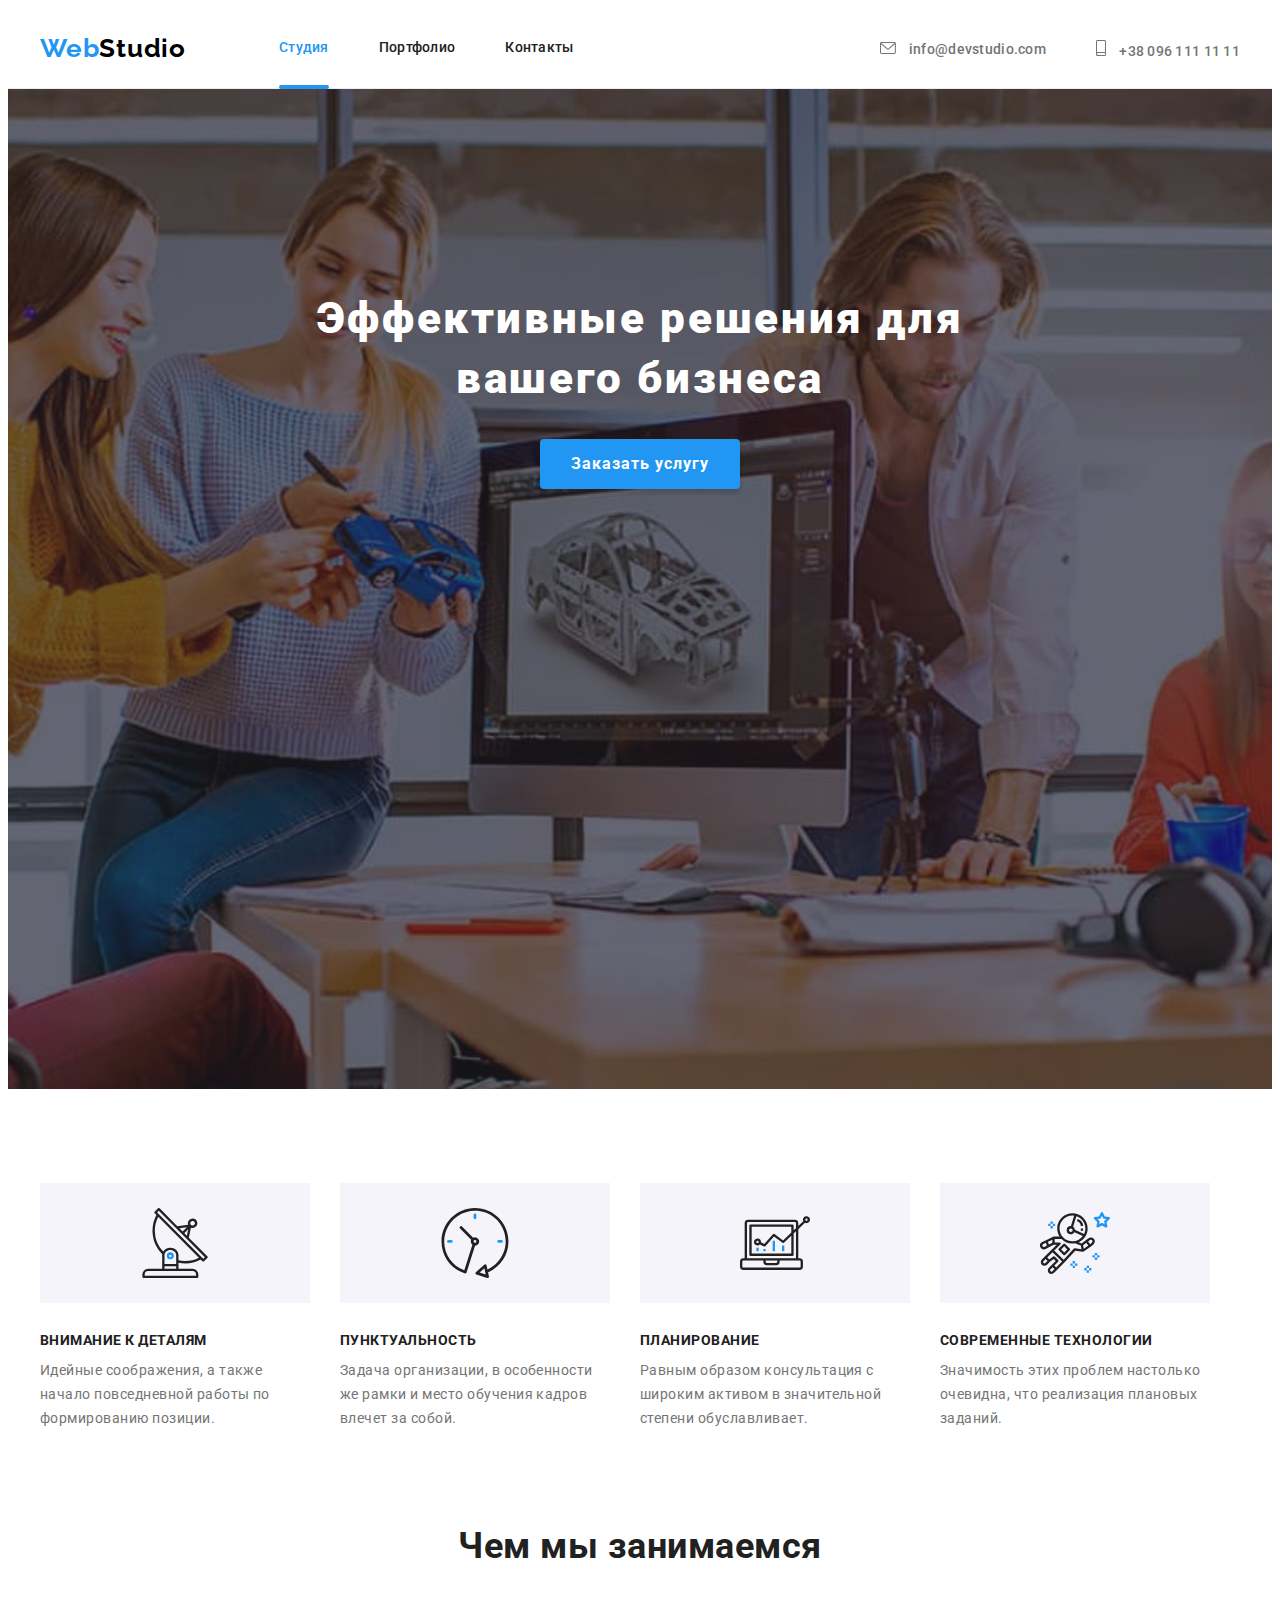
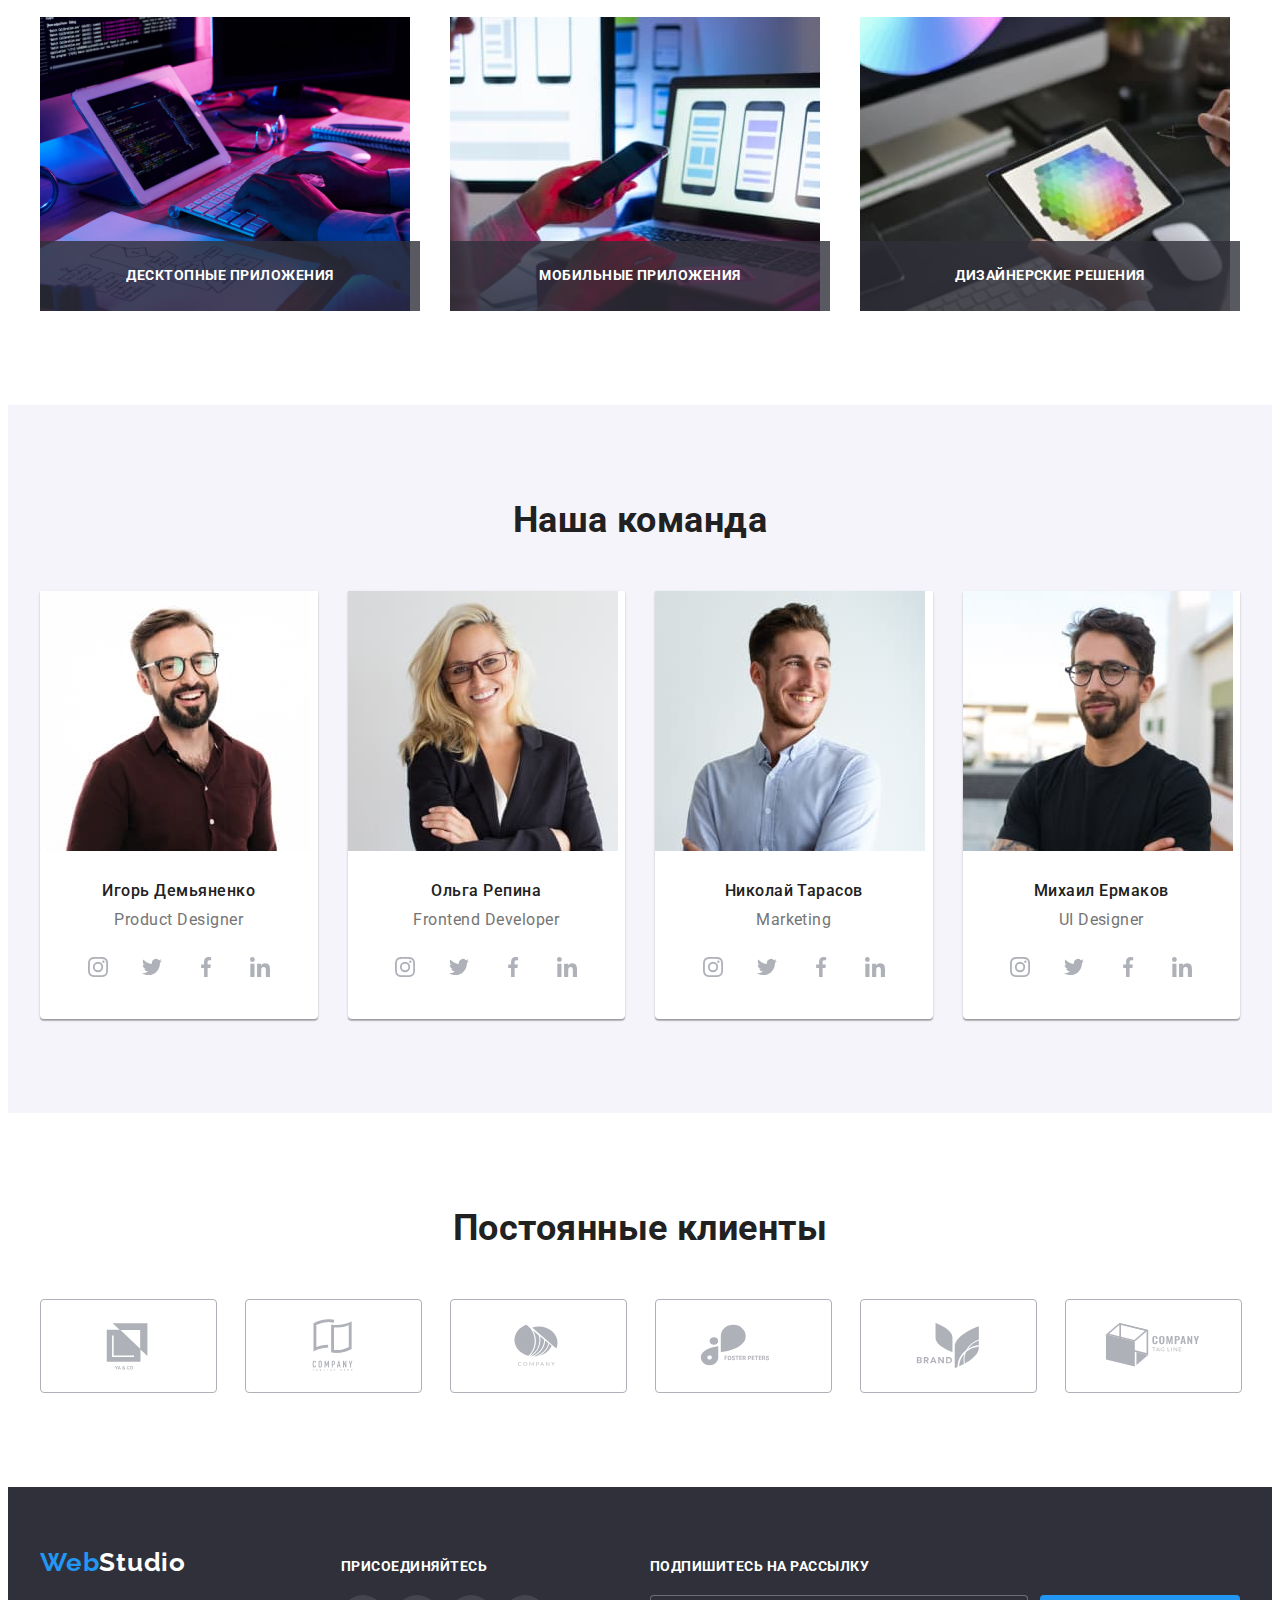
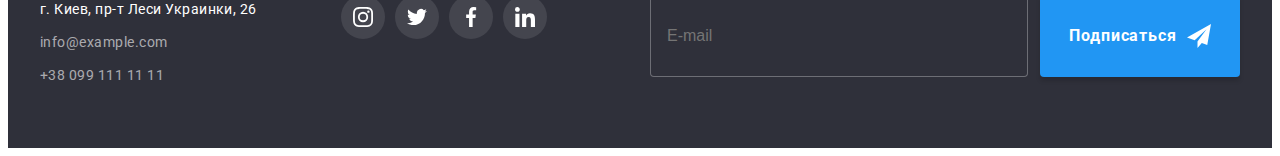
<file: index.html>
<!DOCTYPE html>
<html lang="ru">
<head>
    <meta charset="UTF-8">
    <meta http-equiv="X-UA-Compatible" content="IE=edge">
    <meta name="viewport" content="width=device-width, initial-scale=1.0">
    <title>WebStudio</title>
    <link rel="preconnect" href="https://fonts.googleapis.com">
    <link rel="preconnect" href="https://fonts.gstatic.com" crossorigin>
    <link href="https://fonts.googleapis.com/css2?family=Raleway:wght@700&family=Roboto:wght@400;500;700;900&display=swap"
        rel="stylesheet">
    <link rel="stylesheet" href="https://cdnjs.cloudflare.com/ajax/libs/modern-normalize/1.1.0/modern-normalize.min.css"
        integrity="sha512-wpPYUAdjBVSE4KJnH1VR1HeZfpl1ub8YT/NKx4PuQ5NmX2tKuGu6U/JRp5y+Y8XG2tV+wKQpNHVUX03MfMFn9Q=="
        crossorigin="anonymous" referrerpolicy="no-referrer" />
    <link rel="stylesheet" href="./css/style.css" />
</head>
<body>
    <header class="header">
        <div class="container">
            <nav class="header-nav">
                <a href="" lang="en" class="logo-web">Web<span lang="en" class="logo-studio">Studio</span>
                </a>
                <ul class="site-nav list">
                    <li class="item"><a href="./index.html" class="link current">Студия</a></li>
                    <li class="item"><a href="./portfolio.html" class="link">Портфолио</a></li>
                    <li class="item"><a href="" class="link">Контакты</a></li>
                </ul>
            </nav>
            <ul class="header-list list">
                <li class="item">
                    <a href="mailto:info@devstudio.com" class="link-mail">
                    <svg class="mail-icon" width="16" height="12">
                        <use href="./images/icons.svg#mail"></use>
                    </svg> 
                    info@devstudio.com</a>
                </li>
                <li class="item">
                    <a href="tel:+380961111111" class="link-tel">
                    <svg class="tel-icon" width="10" height="16">
                        <use href="./images/icons.svg#tel"></use>
                    </svg>
                    +38 096 111 11 11</a>
                </li>
            </ul>
        </div>
    </header>
    <main>
        <!--Герой-->
        <section class="hero">
            <div class="container">
                <h1 class="hero-title">Эффективные решения для вашего бизнеса</h1>
                <button type="button" class="button" data-modal-open>Заказать услугу</button>
                <div class="backdrop is-hidden" data-modal>
                    <div class="modal">
                        <button class="close-button" data-modal-close>
                            <svg class="close-icon" width="11" height="11">
                                <use href="./images/icons.svg#close"></use>
                            </svg>
                        </button>
                        <form class="modal-form">
                            <p class="text">Оставьте свои данные, мы вам перезвоним</p>
                            <label class="form-label">Имя
                                <span class="form-content">
                                    <input type="text" name="user-name" class="form-input" required/>
                                    <svg class="modal-icon" width="18" height="18">
                                        <use href="./images/icons.svg#person"></use>
                                    </svg>
                                </span>
                            </label>
                            <label class="form-label">Телефон
                                <span class="form-content">
                                    <input type="tel" name="phone" class="form-input" required/>
                                    <svg class="modal-icon" width="18" height="18">
                                        <use href="./images/icons.svg#phone"></use>
                                    </svg>
                                </span>
                            </label>
                            <label class="form-label">Почта
                                <span class="form-content">
                                    <input type="email" name="email" class="form-input" required/>
                                    <svg class="modal-icon" width="18" height="18">
                                        <use href="./images/icons.svg#email"></use>
                                    </svg>
                                </span>
                            </label>
                            <label class="form-label comment">Комментарий
                                <textarea name="comment" placeholder="Введите текст" 
                                class="form-textarea"></textarea>
                            </label>
                            <label class="checkbox-label">
                                <input type="checkbox" name="checkbox" class="checkbox-input"/>
                                <svg class="checkbox-icon" width="16" height="15">
                                    <use href="./images/icons.svg#check"></use>
                                </svg>
                                <span class="checkbox-text">
                                    Соглашаюсь с рассылкой и принимаю 
                                    <a href="" class="checkbox-link">Условия договора</a>
                                </span>
                            </label>
                            <button type="submit" class="button">Отправить</button>
                        </form>
                    </div>
                </div>
            </div>
        </section>
        <!--Особенности-->
        <section class="section features">
            <div class="container">
                <h2 class="visually-hidden">Особенности</h2>
                <ul class="feature-list list">
                    <li class="item">
                        <div class="feature-icons">
                            <svg class="icon" width="70" height="70">
                                <use href="images/icons.svg#antenna"></use>
                            </svg>
                        </div>
                        <h3 class="title">Внимание к деталям</h3>
                        <p class="text">Идейные соображения, а также начало повседневной работы по формированию позиции.</p>
                    </li>
                    <li class="item">
                        <div class="feature-icons">
                            <svg class="icon" width="70" height="70">
                                <use href="images/icons.svg#clock"></use>
                            </svg>
                        </div>
                        <h3 class="title">Пунктуальность</h3>
                        <p class="text">Задача организации, в особенности же рамки и место обучения кадров влечет за собой.</p>
                    </li>
                    <li class="item">
                        <div class="feature-icons">
                            <svg class="icon" width="70" height="70">
                                <use href="images/icons.svg#diagram"></use>
                            </svg>
                        </div>
                        <h3 class="title">Планирование</h3>
                        <p class="text">Равным образом консультация с широким активом в значительной степени обуславливает.</p>
                    </li>
                    <li class="item">
                        <div class="feature-icons">
                            <svg class="icon" width="70" height="70">
                                <use href="images/icons.svg#astronaut"></use>
                            </svg>
                        </div>
                        <h3 class="title">Современные технологии</h3>
                        <p class="text">Значимость этих проблем настолько очевидна, что реализация плановых заданий.</p>
                    </li>
                </ul>
            </div>
        </section>
        <!--Чем мы занимаемся-->
        <section class="section">
            <div class="container">
                <h2 class="section-title">Чем мы занимаемся</h2>
                <ul class="about-list list">
                    <li class="about-item">
                        <img 
                        src="./images/box1.jpg" 
                        alt="разработчик верстает сайт" 
                        width="370" 
                        height="294"
                        />
                        <p class="text">Десктопные приложения</p>
                    </li>
                    <li class="about-item">
                        <img 
                        src="./images/box2.jpg" 
                        alt="разработчик создаёт мобильное приложение" 
                        width="370" 
                        height="294" 
                        /> 
                        <p class="text">Мобильные приложения</p>
                    </li>
                    <li class="about-item">
                        <img
                        src="./images/box3.jpg" 
                        alt="дизайнер разрабатывает логотип сайта"
                        width="370" 
                        height="294"
                        />
                        <p class="text">Дизайнерские решения</p>
                    </li>
                </ul>
            </div>
        </section>
        <!--Наша команда-->
        <section class="section team">
            <div class="container">
                <h2 class="section-title">Наша команда</h2>
                <ul class="team-list list">
                    <li class="team-item">
                        <img 
                        src="./images/img1.jpg" 
                        alt="член команды"
                        width="270"
                        height="260"
                        />
                        <div class="team-item-content">
                            <h3 class="team-name">Игорь Демьяненко</h3>
                            <p lang="en" class="team-position">Product Designer</p>
                            <ul class="social-links list">
                                <li class="item"><a href="" class="team-social-link">
                                    <svg class="icon" width="20" height="20">
                                        <use href="./images/icons.svg#instagram"></use>
                                    </svg>
                                    </a>
                                </li>
                                <li class="item"><a href="" class="team-social-link">
                                    <svg class="icon" width="20" height="20">
                                        <use href="./images/icons.svg#twitter"></use>
                                    </svg>
                                    </a>
                                </li>
                                <li class="item"><a href="" class="team-social-link">
                                    <svg class="icon" width="20" height="20">
                                        <use href="./images/icons.svg#facebook"></use>
                                    </svg>
                                    </a>
                                </li>
                                <li class="item"><a href="" class="team-social-link">
                                    <svg class="icon" width="20" height="20">
                                        <use href="./images/icons.svg#linkedin"></use>
                                    </svg>
                                    </a>
                                </li>
                            </ul>
                        </div>
                    </li>
                    <li class="team-item">
                        <img 
                        src="./images/img2.jpg" 
                        alt="член команды"
                        width="270"
                        height="260" 
                        />
                        <div class="team-item-content">
                            <h3 class="team-name">Ольга Репина</h3>
                            <p lang="en" class="team-position">Frontend Developer</p>
                            <ul class="social-links list">
                                <li class="item"><a href="" class="team-social-link">
                                        <svg class="icon" width="20" height="20">
                                            <use href="./images/icons.svg#instagram"></use>
                                        </svg>
                                    </a>
                                </li>
                                <li class="item"><a href="" class="team-social-link">
                                        <svg class="icon" width="20" height="20">
                                            <use href="./images/icons.svg#twitter"></use>
                                        </svg>
                                    </a>
                                </li>
                                <li class="item"><a href="" class="team-social-link">
                                        <svg class="icon" width="20" height="20">
                                            <use href="./images/icons.svg#facebook"></use>
                                        </svg>
                                    </a>
                                </li>
                                <li class="item"><a href="" class="team-social-link">
                                        <svg class="icon" width="20" height="20">
                                            <use href="./images/icons.svg#linkedin"></use>
                                        </svg>
                                    </a>
                                </li>
                            </ul>
                        </div>
                    </li>
                    <li class="team-item">
                        <img 
                        src="./images/img3.jpg" 
                        alt="член команды"
                        width="270"
                        height="260"
                        />
                        <div class="team-item-content">
                            <h3 class="team-name">Николай Тарасов</h3>
                            <p lang="en" class="team-position">Marketing</p>
                            <ul class="social-links list">
                                <li class="item"><a href="" class="team-social-link">
                                        <svg class="icon" width="20" height="20">
                                            <use href="./images/icons.svg#instagram"></use>
                                        </svg>
                                    </a>
                                </li>
                                <li class="item"><a href="" class="team-social-link">
                                        <svg class="icon" width="20" height="20">
                                            <use href="./images/icons.svg#twitter"></use>
                                        </svg>
                                    </a>
                                </li>
                                <li class="item"><a href="" class="team-social-link">
                                        <svg class="icon" width="20" height="20">
                                            <use href="./images/icons.svg#facebook"></use>
                                        </svg>
                                    </a>
                                </li>
                                <li class="item"><a href="" class="team-social-link">
                                        <svg class="icon" width="20" height="20">
                                            <use href="./images/icons.svg#linkedin"></use>
                                        </svg>
                                    </a>
                                </li>
                            </ul>
                        </div>
                    </li>
                    <li class="team-item">
                        <img 
                        src="./images/img4.jpg" 
                        alt="член команды"
                        width="270"
                        height="260" 
                        />
                        <div class="team-item-content">
                            <h3 class="team-name">Михаил Ермаков</h3>
                            <p lang="en" class="team-position">UI Designer</p>
                            <ul class="social-links list">
                                <li class="item"><a href="" class="team-social-link">
                                        <svg class="icon" width="20" height="20">
                                            <use href="./images/icons.svg#instagram"></use>
                                        </svg>
                                    </a>
                                </li>
                                <li class="item"><a href="" class="team-social-link">
                                        <svg class="icon" width="20" height="20">
                                            <use href="./images/icons.svg#twitter"></use>
                                        </svg>
                                    </a>
                                </li>
                                <li class="item"><a href="" class="team-social-link">
                                        <svg class="icon" width="20" height="20">
                                            <use href="./images/icons.svg#facebook"></use>
                                        </svg>
                                    </a>
                                </li>
                                <li class="item"><a href="" class="team-social-link">
                                        <svg class="icon" width="20" height="20">
                                            <use href="./images/icons.svg#linkedin"></use>
                                        </svg>
                                    </a>
                                </li>
                            </ul>
                        </div>
                    </li>
                </ul>
            </div>
        </section>
        <!--Постоянные клиенты-->
        <section class="section">
            <div class="container">
                <h2 class="section-title">Постоянные клиенты</h2>
                <ul class="clients list">
                    <li class="item">
                        <a href="" class="client-link">
                            <svg class="client-icon" width="106" height="60">
                                <use href="images/icons.svg#client1"></use>
                            </svg>
                        </a>
                    </li>
                    <li class="item">
                        <a href="" class="client-link">
                            <svg class="client-icon" width="106" height="60">
                                <use href="images/icons.svg#client2"></use>
                            </svg>
                        </a>
                    </li>
                    <li class="item">
                        <a href="" class="client-link">
                            <svg class="client-icon" width="106" height="60">
                                <use href="images/icons.svg#client3"></use>
                            </svg>
                        </a>
                    </li>
                    <li class="item">
                        <a href="" class="client-link">
                            <svg class="client-icon" width="106" height="60">
                                <use href="images/icons.svg#client4"></use>
                            </svg>
                        </a>
                    </li>
                    <li class="item">
                        <a href="" class="client-link">
                            <svg class="client-icon" width="106" height="60">
                                <use href="images/icons.svg#client5"></use>
                            </svg>
                        </a>
                    </li>
                    <li class="item">
                        <a href="" class="client-link">
                            <svg class="client-icon" width="106" height="60">
                                <use href="images/icons.svg#client6"></use>
                            </svg>
                        </a>
                    </li>
                </ul>
            </div>
        </section>
    </main>
    <footer class="footer">
        <div class="container footer-container">
            <div class="address-container">
                <a href="" lang="en" class="logo-web">Web<span lang="en" class="logo-studio">Studio</span>
                </a>
                <address>
                    <ul class="address-list list">
                        <li class="item">
                            <a href="https://www.google.com/maps/d/viewer?msa=0&mid=10uSM3H-mIU3GznYo2szRIEphczw&ll=50.42732700000001%2C30.538092&z=17#:~:text=%3Ciframe%20src%3D%22https%3A//www.google.com/maps/d/embed%3Fmid%3D10uSM3H%2DmIU3GznYo2szRIEphczw%26ehbc%3D2E312F%22%20width%3D%22640%22%20height%3D%22480%22%3E%3C/iframe%3E"
                            target="_blank"
                            rel="noopener noreferrer nofollow"
                            class="link-address"
                            >г. Киев, пр-т Леси Украинки, 26
                            </a>
                        </li>
                        <li class="item">
                            <a href="mailto:info@example.com" class="link-mail">info@example.com</a>
                        </li>
                        <li class="item">
                            <a href="tel:+380991111111" class="link-tel">+38 099 111 11 11</a>
                        </li>
                    </ul>
                </address>
            </div>
            <div class="footer-socials">
                <p class="text">присоединяйтесь</p>
                <ul class="social-links list">
                    <li class="item">
                        <a href="" class="footer-social link">
                            <svg class="icon" width="20" height="20">
                                <use href="./images/icons.svg#instagram"></use>
                            </svg>
                        </a>
                    </li>
                    <li class="item">
                        <a href="" class="footer-social link">
                            <svg class="icon" width="20" height="20">
                                <use href="./images/icons.svg#twitter"></use>
                            </svg>
                        </a>
                    </li>
                    <li class="item">
                        <a href="" class="footer-social link">
                            <svg class="icon" width="20" height="20">
                                <use href="./images/icons.svg#facebook"></use>
                            </svg>
                        </a>
                    </li>
                    <li class="item">
                        <a href="" class="footer-social link">
                            <svg class="icon" width="20" height="20">
                                <use href="./images/icons.svg#linkedin"></use>
                            </svg>
                        </a>
                    </li>
                </ul>
            </div>
            <form class="footer-form">
                <p class="text">Подпишитесь на рассылку</p>
                <div class="email-form">
                    <input type="email" name="mail" placeholder="E-mail" />
                    <button type="submit" class="button">Подписаться
                        <svg class="icon" width="24" height="24">
                            <use href="./images/icons.svg#send"></use>
                        </svg>
                    </button>
                </div>
            </form>
        </div>
    </footer>
    <script src="./js/modal.js"></script>
</body>
</html>
</file>
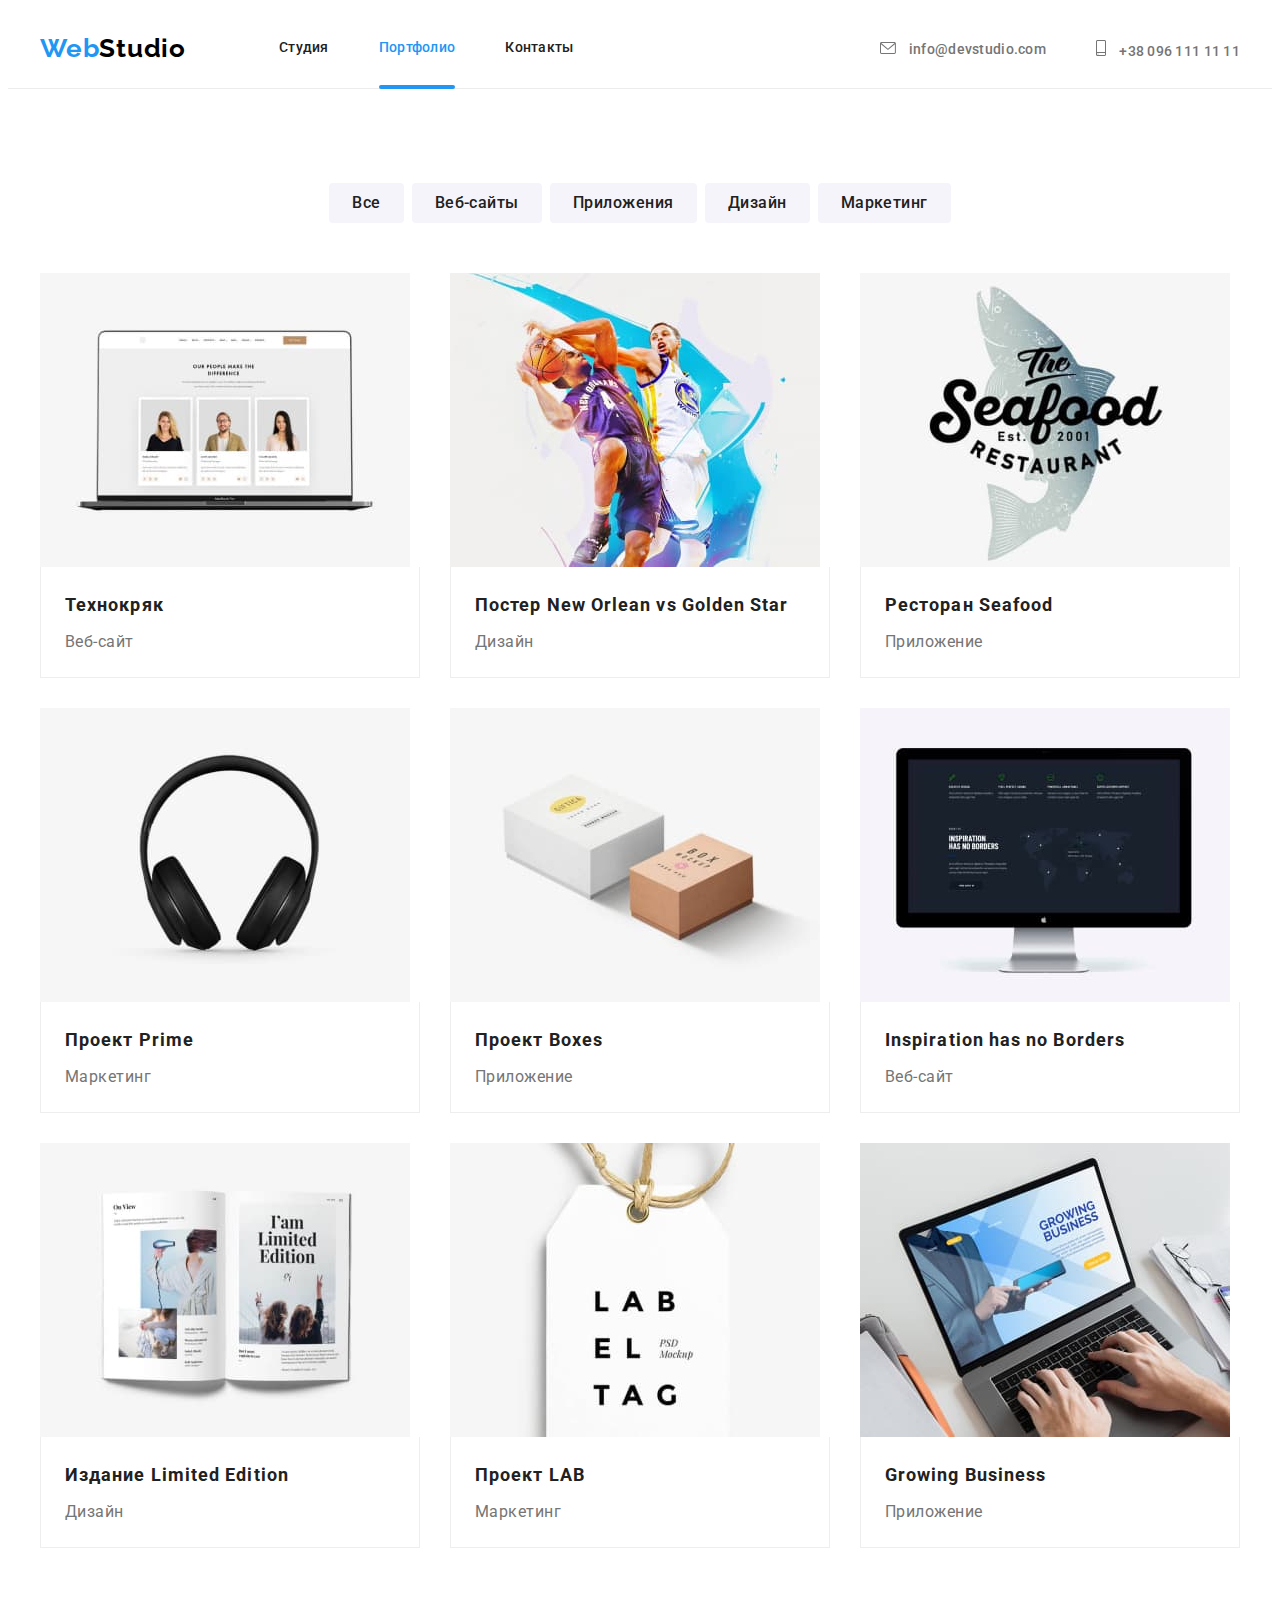
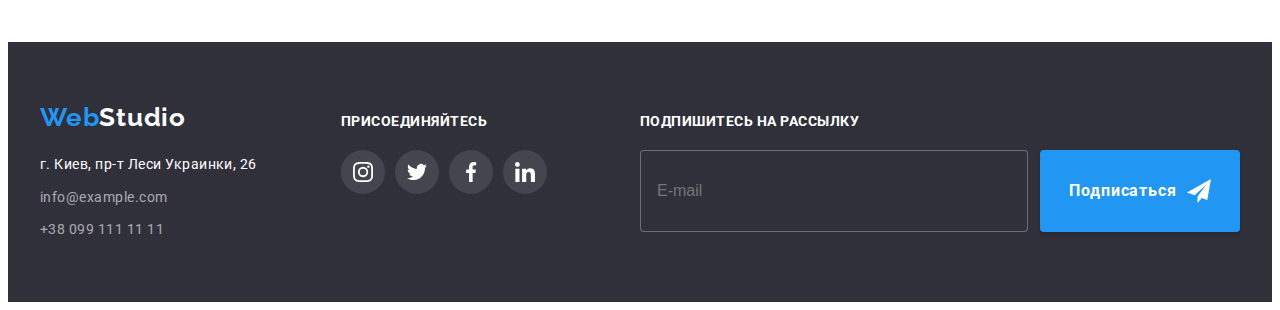
<file: portfolio.html>
<!DOCTYPE html>
<html lang="ru">
<head>
    <meta charset="UTF-8">
    <meta http-equiv="X-UA-Compatible" content="IE=edge">
    <meta name="viewport" content="width=device-width, initial-scale=1.0">
    <title>Portfolio</title>
    <link rel="preconnect" href="https://fonts.googleapis.com">
    <link rel="preconnect" href="https://fonts.gstatic.com" crossorigin>
    <link href="https://fonts.googleapis.com/css2?family=Raleway:wght@700&family=Roboto:wght@400;500;700;900&display=swap"
        rel="stylesheet">
    <link rel="stylesheet" href="https://cdnjs.cloudflare.com/ajax/libs/modern-normalize/1.1.0/modern-normalize.min.css"
        integrity="sha512-wpPYUAdjBVSE4KJnH1VR1HeZfpl1ub8YT/NKx4PuQ5NmX2tKuGu6U/JRp5y+Y8XG2tV+wKQpNHVUX03MfMFn9Q=="
        crossorigin="anonymous" referrerpolicy="no-referrer" />
    <link rel="stylesheet" href="./css/style.css" />
</head>
<body>
    <header class="header">
        <div class="container">
            <nav class="header-nav">
                <a href="" lang="en" class="logo-web">Web<span lang="en" class="logo-studio">Studio</span>
                </a>
                <ul class="site-nav list">
                    <li class="item"><a href="./index.html" class="link">Студия</a></li>
                    <li class="item"><a href="./portfolio.html" class="link current">Портфолио</a></li>
                    <li class="item"><a href="" class="link">Контакты</a></li>
                </ul>
            </nav>
            <ul class="header-list list">
                <li class="item">
                    <a href="mailto:info@devstudio.com" class="link-mail">
                        <svg class="mail-icon" width="16" height="12">
                            <use href="./images/icons.svg#mail"></use>
                        </svg>
                        info@devstudio.com</a>
                </li>
                <li class="item">
                    <a href="tel:+380961111111" class="link-tel">
                        <svg class="tel-icon" width="10" height="16">
                            <use href="./images/icons.svg#tel"></use>
                        </svg>
                        +38 096 111 11 11</a>
                </li>
            </ul>
        </div>
    </header>
    <main>
        <section class="section">
            <div class="container">
                <h1 class="visually-hidden">Наши проекты</h1>
                <ul class="filters list">
                    <li class="item"><button type="button" class="filter-button">Все</button></li>
                    <li class="item"><button type="button" class="filter-button">Веб-сайты</button></li>
                    <li class="item"><button type="button" class="filter-button">Приложения</button></li>
                    <li class="item"><button type="button" class="filter-button">Дизайн</button></li>
                    <li class="item"><button type="button" class="filter-button">Маркетинг</button></li>
                </ul>
                <ul class="project-list list">
                    <li class="project-item">
                        <a href="" class="project-item-link">
                            <div class="project-overlay">
                                <img 
                                src="./images/project1.jpg" 
                                alt
                                width="370"
                                height="294"/>
                                <p class="text-overlay">Технокряк это современная площадка распространения коронавируса. Компании используют эту
                                    платформу для цифрового шпионажа и атак на защищённые сервера конкурентов.</p>
                            </div>
                            <div class="project-item-content">
                                <h2 class="title">Технокряк</h2>
                                <p class="text">Веб-сайт</p>
                            </div>
                        </a>
                    </li>
                    <li class="project-item">
                        <a href="" class="project-item-link">
                            <div class="project-overlay">
                                <img 
                                src="./images/project2.jpg" 
                                alt="постер баскетболистов"
                                width="370"
                                height="294"/>
                                <p class="text-overlay">Технокряк это современная площадка распространения коронавируса. Компании используют эту
                                    платформу для цифрового шпионажа и атак на защищённые сервера конкурентов.</p>
                            </div>
                            <div class="project-item-content">
                                <h2 class="title">Постер <span lang="en">New Orlean vs Golden Star</span></h2>
                                <p class="text">Дизайн</p>
                            </div>
                        </a>
                    </li>
                    <li class="project-item">
                        <a href="" class="project-item-link">
                            <div class="project-overlay">
                                <img 
                                src="./images/project3.jpg" 
                                alt="логотип морского ресторана"
                                width="370"
                                height="294"/>
                                <p class="text-overlay">Технокряк это современная площадка распространения коронавируса. Компании используют эту
                                    платформу для цифрового шпионажа и атак на защищённые сервера конкурентов.</p>
                            </div>
                            <div class="project-item-content">
                                <h2 class="title">Ресторан <span lang="en">Seafood</span></h2>
                                <p class="text">Приложение</p>
                            </div>
                        </a>
                    </li>
                    <li class="project-item">
                        <a href="" class="project-item-link">
                            <div class="project-overlay">
                                <img 
                                src="./images/project4.jpg" 
                                alt="беспроводные наушники"
                                width="370"
                                height="294"/>
                                <p class="text-overlay">Технокряк это современная площадка распространения коронавируса. Компании используют эту
                                    платформу для цифрового шпионажа и атак на защищённые сервера конкурентов.</p>
                            </div>
                            <div class="project-item-content">
                                <h2 class="title">Проект <span lang="en">Prime</span></h2>
                                <p class="text">Маркетинг</p>
                            </div>
                        </a>
                    </li>
                    <li class="project-item">
                        <a href="" class="project-item-link">
                            <div class="project-overlay">
                                <img 
                                src="./images/project5.jpg" 
                                alt="белая и коричневая коробки"
                                width="370"
                                height="294"/>
                                <p class="text-overlay">Технокряк это современная площадка распространения коронавируса. Компании используют эту
                                    платформу для цифрового шпионажа и атак на защищённые сервера конкурентов.</p>
                            </div>
                            <div class="project-item-content">
                                <h2 class="title">Проект <span lang="en">Boxes</span></h2>
                                <p class="text">Приложение</p>
                            </div>
                        </a>
                    </li>
                    <li class="project-item">
                        <a href="" class="project-item-link">
                            <div class="project-overlay">
                                <img 
                                src="./images/project6.jpg" 
                                alt="монитор"
                                width="370"
                                height="294"/>
                                <p class="text-overlay">Технокряк это современная площадка распространения коронавируса. Компании используют эту
                                    платформу для цифрового шпионажа и атак на защищённые сервера конкурентов.</p>
                            </div>
                            <div class="project-item-content">
                                <h2 lang="en" class="title">Inspiration has no Borders</h2>
                                <p class="text">Веб-сайт</p>
                            </div>
                        </a>
                    </li>
                    <li class="project-item">
                        <a href="" class="project-item-link">
                            <div class="project-overlay">
                                <img 
                                src="./images/project7.jpg" 
                                alt="раскрытая книга"
                                width="370"
                                height="294"/>
                                <p class="text-overlay">Технокряк это современная площадка распространения коронавируса. Компании используют эту
                                    платформу для цифрового шпионажа и атак на защищённые сервера конкурентов.</p>
                            </div>
                            <div class="project-item-content">
                                <h2 class="title">Издание <span lang="en">Limited Edition</span></h2>
                                <p class="text">Дизайн</p>
                            </div>
                        </a>
                    </li>
                    <li class="project-item">
                        <a href="" class="project-item-link">
                            <div class="project-overlay">
                                <img 
                                src="./images/project8.jpg" 
                                alt="белая бирка с латинскими буквами"
                                width="370"
                                height="294"/>
                                <p class="text-overlay">Технокряк это современная площадка распространения коронавируса. Компании используют эту
                                    платформу для цифрового шпионажа и атак на защищённые сервера конкурентов.</p>
                            </div>
                            <div class="project-item-content">
                                <h2 class="title">Проект <span lang="en">LAB</span></h2>
                                <p class="text">Маркетинг</p>
                            </div>
                        </a>
                    </li>
                    <li class="project-item">
                        <a href="" class="project-item-link">
                            <div class="project-overlay">
                                <img 
                                src="./images/project9.jpg" 
                                alt="разработчик пишет приложение на ноутбуке"
                                width="370"
                                height="294"/>
                                <p class="text-overlay">Технокряк это современная площадка распространения коронавируса. Компании используют эту
                                    платформу для цифрового шпионажа и атак на защищённые сервера конкурентов.</p>
                            </div>
                            <div class="project-item-content">
                                <h2 lang="en" class="title">Growing Business</h2>
                                <p class="text">Приложение</p>
                            </div>
                        </a>
                    </li>
                </ul>
            </div>
        </section>
    </main>
    <footer class="footer">
        <div class="container footer-container">
            <div class="address-container">
                <a href="" lang="en" class="logo-web">Web<span lang="en" class="logo-studio">Studio</span>
                </a>
                <address>
                    <ul class="address-list list">
                        <li class="item">
                            <a href="https://www.google.com/maps/d/viewer?msa=0&mid=10uSM3H-mIU3GznYo2szRIEphczw&ll=50.42732700000001%2C30.538092&z=17#:~:text=%3Ciframe%20src%3D%22https%3A//www.google.com/maps/d/embed%3Fmid%3D10uSM3H%2DmIU3GznYo2szRIEphczw%26ehbc%3D2E312F%22%20width%3D%22640%22%20height%3D%22480%22%3E%3C/iframe%3E"
                                target="_blank" rel="noopener noreferrer nofollow" class="link-address">г. Киев, пр-т Леси
                                Украинки, 26
                            </a>
                        </li>
                        <li class="item">
                            <a href="mailto:info@example.com" class="link-mail">info@example.com</a>
                        </li>
                        <li class="item">
                            <a href="tel:+380991111111" class="link-tel">+38 099 111 11 11</a>
                        </li>
                    </ul>
                </address>
            </div>
            <div class="footer-socials">
                <p class="text">Присоединяйтесь</p>
                <ul class="social-links list">
                    <li class="item">
                        <a href="" class="footer-social link">
                            <svg class="icon" width="20" height="20">
                                <use href="./images/icons.svg#instagram"></use>
                            </svg>
                        </a>
                    </li>
                    <li class="item">
                        <a href="" class="footer-social link">
                            <svg class="icon" width="20" height="20">
                                <use href="./images/icons.svg#twitter"></use>
                            </svg>
                        </a>
                    </li>
                    <li class="item">
                        <a href="" class="footer-social link">
                            <svg class="icon" width="20" height="20">
                                <use href="./images/icons.svg#facebook"></use>
                            </svg>
                        </a>
                    </li>
                    <li class="item">
                        <a href="" class="footer-social link">
                            <svg class="icon" width="20" height="20">
                                <use href="./images/icons.svg#linkedin"></use>
                            </svg>
                        </a>
                    </li>
                </ul>
            </div>
            <form class="footer-form">
                <p class="text">Подпишитесь на рассылку</p>
                <div class="email-form">
                    <input type="email" name="mail" placeholder="E-mail" class="form-input"/>
                    <button type="submit" class="button">Подписаться
                        <svg class="icon" width="24" height="24">
                            <use href="./images/icons.svg#send"></use>
                        </svg>
                </button>
                </div>
            </form>
        </div>
    </footer>
</body>
</html>
</file>
<file: css/style.css>
/* цвет основного текста: #757575 */
/* цвет вторичного текста: #212121 */
/* акцент: #2196F3 */
/* белый цвет: #FFFFFF */
/* черный цвет: #000000 */
/* вторичный цвет фона страницы: #F5F4FA */
/* цвет фона герой: #C4C4C4 */
/* цвет градиента герой: rgba(47, 48, 58, 0.4) */ 
/* цвет фона футера: #2F303A */
/* цвет фона кнопки заказать услугу: #188CE8 */
/* цвет текста почты и телефона в футере: rgba(255, 255, 255, 0.6) */
/* цвет канта карточек проекта: #EEEEEEE */
/* цвет границы хэдера: #ECECEC */
/* цвет иконок социальных сетей в нашей команде: #AFB1B8 */
/* цвет фона иконок футера: rgba(255, 255, 255, 0.1) */
/* цвет фона overlay секции about: rgba(47, 48, 58, 0.8) */
/* цвет фона overlay модального окна: rgba(0, 0, 0, 0.2) */
/* цвет фона overlay карточки проекта: rgba(33, 150, 243, 0.9) */

/* отступ между карточками: 30px */
/* функция временного перехода: cubic-bezier(0.4, 0, 0.2, 1) */

/* -----Общие стили----- */
:root {
    --primary-text-color: #757575;
    --title-text-color:  #212121;
    --accent-color: #2196F3;
    --white-color: #FFFFFF;
    --black-color: #000000;
    --secondary-background-color: #F5F4FA;
    --background-color-hero: #C4C4C4;
    --background-color-gradient: rgba(47, 48, 58, 0.4);
    --background-footer-color: #2F303A;
    --background-color-btn-order: #188CE8;
    --text-adress-color: rgba(255, 255, 255, 0.6);
    --border-project-color: #EEEEEE;
    --border-header-color: #ECECEC;
    --icon-color: #AFB1B8;
    --icon-background-footer: rgba(255, 255, 255, 0.1);
    --background-overlay-about: rgba(47, 48, 58, 0.8);
    --background-overlay-modal: rgba(0, 0, 0, 0.2);
    --overlay-project-card: rgba(33, 150, 243, 0.9);
    --modal-input-color: rgba(33, 33, 33, 0.2);

    --card-gap: 30px;
    --timing-function: cubic-bezier(0.4, 0, 0.2, 1);
}

p, h1, h2, h3, h4, h5, h6 {
    margin: 0;
}

img {
    display: block; 
    max-width: 100%;
    height: auto;
}

body {
    background-color: var(--white-color);
    color: var(--primary-text-color);
    font-family: "Roboto", sans-serif;
    letter-spacing: 0.03em;
}

.list {
    list-style: none;
    margin: 0;
    padding: 0;
}

a {
    text-decoration: none;
}

.container {
    width: 1200px;
    padding-left: 15px;
    padding-right: 15px;
    margin-right: auto;
    margin-left: auto;
}

.visually-hidden {
    position: absolute;
    white-space: nowrap;
    width: 1px;
    height: 1px;
    overflow: hidden;
    border: 0;
    padding: 0;
    clip: rect(0 0 0 0);
    clip-path: inset(50%);
    margin: -1px;
}

/*-----Стили вебстудии----- */

/* Верхняя линия */

.header {
    border-bottom: 1px solid var(--border-header-color);
}

.header .container {
    display: flex;
    align-items: center;
}

.header-nav {
    display: flex;
    align-items: center;
}

.logo-web, .logo-studio {
    color: var(--accent-color);
    font-family: Raleway;
    font-weight: 700;
    font-size: 26px;
    line-height: 1.19;
    letter-spacing: 0.03em;
}

.logo-studio {
    color: var(--black-color);
}

.site-nav {
    display: flex;
    margin-left: 93px;
    align-items: center;
}

.site-nav .item + .item {
    margin-left: 50px;
}

.site-nav .link {
    display: block;
    padding-top: 32px;
    padding-bottom: 32px;

    color: var(--title-text-color);
    font-weight: 500;
    font-size: 14px;
    line-height: 1.14;
    letter-spacing: 0.02em;

    transition: color 250ms var(--timing-function);
}

.site-nav .link:hover, .site-nav .link:focus {
    color: var(--accent-color);
}

.site-nav .link.current {
    position: relative;
    color: var(--accent-color);
}

.site-nav .link.current::after {
    content: '';
    position: absolute;
    left: 0;
    bottom: -1px;

    width: 100%;
    height: 4px;
    border-radius: 2px;
    background-color: var(--accent-color);
}

.header-list {
    display: flex;
    margin-left: auto;
    align-items: center;
}

.header-list .item + .item {
    margin-left: 50px;
}

.header-list .link-mail, .header-list .link-tel {
    display: block;
    padding-top: 32px;
    padding-bottom: 32px;

    color: var(--primary-text-color);
    font-weight: 500;
    font-size: 14px;
    line-height: 1.14px;
    letter-spacing: 0.02em;

    transition: color 250ms var(--timing-function);
}

.header-list .link-mail:hover, .header-list .link-mail:focus {
    color: var(--accent-color);
}

.mail-icon {
    margin-right: 10px;
    fill: currentColor;
}

.header-list .link-tel:hover, .header-list .link-tel:focus {
    color: var(--accent-color);
}

.tel-icon {
    margin-right: 10px;
    fill: currentColor;
}

/* Герой */

.hero {
    max-width: 1600px;
    height: 600px;
    padding-top: 200px;
    padding-bottom: 200px;
    margin-right: auto;
    margin-left: auto;

    background-color: var(--background-color-hero);  
    background-image: linear-gradient(to right, var(--background-color-gradient), var(--background-color-gradient)), 
    url(../images/hero.jpg);
    background-repeat: no-repeat;
    background-position: center;
    background-size: cover;
    text-align: center;
}

.hero-title {
    width: 696px;
    margin-right: auto;
    margin-left: auto;
    margin-bottom: 30px;

    color: var(--white-color);
    font-weight: 900;
    font-size: 44px;
    line-height: 1.36;
    text-align: center;
    letter-spacing: 0.06em;
}

.button {
    display: inline-block;
    min-width: 200px;
    border: none;
    border-radius: 4px;
    padding-top: 10px;
    padding-bottom: 10px;
    box-shadow: 0px 4px 4px rgba(0, 0, 0, 0.15);
    cursor: pointer;

    background-color: var(--accent-color);
    color: var(--white-color);
    font-family: inherit;
    font-weight: 700;
    font-size: 16px;
    line-height: 1.87;
    text-align: center;
    letter-spacing: 0.06em;

    transition: background-color 250ms var(--timing-function);
}

.button:hover, .button:focus{
    background-color: var(--background-color-btn-order);
}

.backdrop {
    position: fixed;
    top: 0;
    left: 0;

    width: 100vw;
    height: 100vh;
    background-color: var(--background-overlay-modal);
    opacity: 1;

    transition: opacity 250ms var(--timing-function),
    visibility 250ms var(--timing-function);
}

.backdrop.is-hidden {
    opacity: 0;
    pointer-events: none;
    visibility: hidden;
}

.backdrop.is-hidden .modal {
    transform: translate(-50%, -50%) scale(0.5);

}

.modal {
    position: absolute;
    top: 50%;
    left: 50%;
    transform: translate(-50%, -50%) scale(1);

    display: block;
    width: 528px;
    min-height: 581px;
    padding: 40px;
    border-radius: 4px;

    background-color: var(--white-color);
    box-shadow: 0px 1px 3px rgba(0, 0, 0, 0.12), 
    0px 1px 1px rgba(0, 0, 0, 0.14), 
    0px 2px 1px rgba(0, 0, 0, 0.2);

    transition: transform 250ms var(--timing-function),
    box-shadow 250ms var(--timing-function);
}

.close-button {
    position: absolute;
    top: 8px;
    right: 8px;

    width: 30px;
    height: 30px;
    padding: 0;
    border: 1px solid rgba(0, 0, 0, 0.1);
    border-radius: 50%;
    cursor: pointer;
    background-color: transparent;
}

.close-icon {
    fill: var(--black-color);
    transition: fill 250ms var(--timing-function);
}

.close-button:hover .close-icon,
.close-button:focus .close-icon{
    fill: var(--accent-color);
}

.modal-form > .text {
    margin-bottom: 12px;
    font-weight: 700;
    font-size: 20px;
    line-height: 1.15;
    text-align: center;
    color: var(--title-text-color);
}

.form-label {
    display: block;
    padding: 0;
    font-size: 12px;
    line-height: 1.17;
    letter-spacing: 0.01em;
    text-align: left;
    color: var(--primary-text-color);
}

.form-label:nth-child(-n+4) {
    margin-bottom: 10px;
}

.form-label.comment {
    margin-bottom: 20px;
}

.form-content {
    position: relative;
    display: block;
    margin-top: 4px;
}

.form-input {
    width: 100%;
    height: 40px;
    padding: 11px 12px 11px 42px;
    border: 1px solid var(--modal-input-color);
    border-radius: 4px;
    outline: none;
    color: var(--title-text-color);

    transition: border 250ms var(--timing-function);
}

.form-input:focus {
    border: 1px solid var(--accent-color);
}

.form-input:focus + .modal-icon {
    fill: var(--accent-color);
}

.modal-icon {
    position: absolute;
    top: 50%;
    left: 12px;
    transform: translateY(-50%);
    fill: var(--title-text-color);
    
    transition: fill 250ms var(--timing-function);
}

.form-textarea {
    display: block;
    width: 100%;
    height: 120px;
    padding: 12px 16px;
    margin-top: 4px;
    border: 1px solid var(--modal-input-color);
    border-radius: 4px;
    font: inherit;
    resize: none;
    outline: none;

    transition: border 250ms var(--timing-function);
}

.form-textarea::placeholder {
    font-size: 12px;
    line-height: 1.17;
    letter-spacing: 0.01em;
    color: rgba(117, 117, 117, 0.5);
}

.form-textarea:focus {
    border: 1px solid var(--accent-color);
}

.checkbox-label {
    position: relative;
    display: inline-flex;
    justify-content: right;
    align-items: center;
    width: 423px;
}

.checkbox-text {
    font-size: 14px;
    line-height: 1.71;
    color: var(--primary-text-color);
}

.checkbox-link {
    text-decoration: underline;
    color: var(--accent-color);
}

.checkbox-input {
    -webkit-appearance: none;
    -moz-appearance: none;
    -appearance: none;
}

.checkbox-icon {
    position: absolute;
    top: 50%;
    left: 0;
    transform: translateY(-50%);

    margin-right: 7px;
    border: 2px solid var(--title-text-color);
    border-radius: 2px;
    background-color: transparent;
    fill: transparent;

    transition: border 250ms var(--timing-function),
    fill 250 ms var(--timing-function),
    background-color 250ms var(--timing-function);
}

.checkbox-input:checked + .checkbox-icon, 
.checkbox-label:focus:checked + .checkbox-icon {
    border: 2px solid transparent;
    background-color: var(--accent-color);
    fill: var(--white-color);
}

.modal-form .button {
    padding-left: 56px;
    padding-right: 55px;
    margin-top: 30px;
}

/* Section */

.section {
    padding-top: 94px;
    padding-bottom: 94px;
}

.section-title {
    margin-bottom: 50px;

    color: var(--title-text-color);
    font-size: 36px;
    line-height: 1.17;
    text-align: center;    
}

/* Особенности */

.section.features {
    padding-bottom: 0;
}

.feature-list {
    display: flex;
}

.feature-list .item {
    width: 270px;
}

.feature-list .item + .item {
    margin-left: var(--card-gap);
}

.feature-icons {
    display: flex;
    width: 100%;
    height: 120px;
    justify-content: center;
    align-items: center;
    margin-bottom: var(--card-gap);
    background-color: var(--secondary-background-color);
}

.feature-list .title {
    margin-bottom: 10px;

    color: var(--title-text-color);
    font-size: 14px;
    line-height: 1.14;
    text-transform: uppercase;
}

.feature-list .text {
    font-size: 14px;
    line-height: 1.71;
}

/* Чем мы занимаемся */

.about-list {
    display: flex;
    margin-left:calc(-1 * var(--card-gap));
}

.about-item {
    position: relative;
    flex-basis: calc(100% / 3 - var(--card-gap));
    margin-left: var(--card-gap);
    z-index: -1;
}

.about-item > .text {
    position: absolute;
    left: 0;
    bottom: 0;

    width: 100%;
    padding-top: 27px;
    padding-bottom: 27px;

    font-weight: 700;
    font-size: 14px;
    line-height: 1.14;
    text-align: center;
    text-transform: uppercase;
    background-color: var(--background-overlay-about);
    color: var(--white-color);
}

/* Наша команда */

.team {
    background-color: var(--secondary-background-color);
    margin-right: auto;
    margin-left: auto;
}

.team-list {
    display: flex;
    margin-left: calc(-1 * var(--card-gap));
}

.team-item {
    flex-basis: calc(100% / 4 - var(--card-gap));
    box-shadow: 0px 1px 3px rgba(0, 0, 0, 0.12),
    0px 1px 1px rgba(0, 0, 0, 0.14),
    0px 2px 1px rgba(0, 0, 0, 0.2);
    border-radius: 0px 0px 4px 4px;
    margin-left: var(--card-gap);

    background-color: var(--white-color);
}

.team-item-content {
    padding-top: 30px;
    padding-bottom: 30px;
}

.team-name {
    margin-bottom: 10px;

    color: var(--title-text-color);
    font-weight: 500;
    font-size: 16px;
    line-height: 1.19;
    text-align: center;
}

.team-position {
    font-size: 16px;
    line-height: 1.19;
    text-align: center;
    margin-bottom: 16px;
}

.social-links {
    display: flex;
    justify-content: center;
}

.social-links .item + .item {
    margin-left: 10px;
}

.team-social-link {
    display: flex;
    width: 44px;
    height: 44px;
    justify-content: center;
    align-items: center;
    border-radius: 50%;
    
    color: var(--icon-color);

    transition: color 250ms var(--timing-function), 
    background-color 250ms var(--timing-function);
}

.team-social-link:hover, .team-social-link:focus {
    color: var(--white-color);
    background-color: var(--accent-color);
}

.team-social-link .icon {
    fill: currentColor;
}

/* Постоянные клиенты */

.clients {
    display: flex;
    margin-left: calc(-1 * var(--card-gap));
}

.clients .item {
    flex-basis: calc(100% / 6 - var(--card-gap));
    margin-left: var(--card-gap);
}

.client-link {
    display: flex;
    width: 100%;
    height: 92px;
    justify-content: center;
    align-items: center;
    border: 1px solid var(--icon-color);
    border-radius: 4px;

    color: var(--icon-color);

    transition: color 250ms var(--timing-function), 
    border 250ms var(--timing-function);
}

.client-link:hover, .client-link:focus {
    border: 1px solid var(--accent-color);
    color: var(--accent-color);
}

.client-icon {
    fill: currentColor;
}

/* Footer */

.footer {
    padding-top: 60px;
    padding-bottom: 60px;

    background-color: var(--background-footer-color);
}

.footer-container {
    display: flex;
    align-items: baseline;
}

.footer a {
    display: block;
}

.address-container {
    margin-right: 70px;
}

.footer .logo-web, .footer .logo-studio {
    margin-bottom: 20px;
    color:  var(--accent-color);
    font-family: Raleway;
    font-style: normal;
    font-weight: 700;
    font-size: 26px;
    line-height: 1.19;
    letter-spacing: 0.03em;
}

.footer .logo-studio {
    color: var(--white-color);
}

.address-list {
    width: 231px;
}

.address-list .item:not(:last-child) {
    margin-bottom: 9px;
}

.link-address {
    color: var(--white-color);
    font-style: normal;
    font-size: 14px;
    line-height: 1.71;

    transition: color 250ms var(--timing-function);
}

.link-address:hover, .link-address:focus {
    color: var(--accent-color);
}

.address-list .link-mail {
    color: var(--text-adress-color);
    font-style: normal;
    font-size: 14px;
    line-height: 1.71;

    transition: color 250ms var(--timing-function);
} 

.address-list .link-mail:hover, .address-list .link-mail:focus {
    color: var(--accent-color);
}

.address-list .link-tel {
    color: var(--text-adress-color);
    font-style: normal;
    font-size: 14px;
    line-height: 1.71;

    transition: color 250ms var(--timing-function);
} 

.address-list .link-tel:hover, .address-list .link-tel:focus {
    color: var(--accent-color);
}

.footer-socials .text, .footer-form .text {
    margin-bottom: 20px;

    font-weight: 700;
    font-size: 14px;
    line-height: 1.14;
    text-transform: uppercase;
    color: var(--white-color);
}

.footer-social.link {
    display: flex;
    width: 44px;
    height: 44px;
    border-radius: 50%;
    justify-content: center;
    align-items: center;

    background-color: var(--icon-background-footer);
    color: var(--white-color);

    transition: background-color 250ms var(--timing-function);
}

.footer-social.link:hover, .footer-social.link:focus {
    background-color: var(--accent-color);
}

.footer-social .icon {
    fill: currentColor;
}

.footer-form {
    margin-left: auto;
}

.email-form {
    display: flex;
}

.email-form input[type="email"] {
    display: inline-block;
    width: 358px;
    height: 50px;
    margin-right: 12px;
    padding-top: 15px;
    padding-bottom: 15px;
    padding-left: 16px;
    border: 1px solid rgba(255, 255, 255, 0.3);
    border-radius: 4px;
    outline: none;

    font-size: 16px;
    line-height: 1.25;
    color: var(--text-adress-color);
    background-color: var(--background-footer-color);
}

.email-form .button {
    padding: 0;
    display: inline-flex;
    align-items: center;
    justify-content: center;
}

.email-form .icon {
    margin-left: 10px;
    fill: var(--white-color);
}

/*-----Стили страницы портфолио----- */

/* Фильтры */

.filters {
    display: flex;
    justify-content: center;
    margin-bottom: 50px;
}

.filters .item + .item {
    margin-left: 8px;
}

.filter-button {
    display: inline-block;
    border: 1px solid transparent;
    border-radius: 4px;
    min-width: 73px;
    padding: 6px 22px;
    cursor: pointer;

    background-color: var(--secondary-background-color);
    color: var(--title-text-color);
    font-family: inherit;
    font-weight: 500;
    font-size: 16px;
    line-height: 1.62;
    text-align: center;
    letter-spacing: 0.03em;

    transition: background-color 250ms var(--timing-function),
    color 250ms var(--timing-function),
    box-shadow 250ms var(--timing-function);
}

.filter-button:hover, .filter-button:focus {
    background-color: var(--accent-color);
    color: var(--white-color);
    box-shadow: 0px 3px 1px rgba(0, 0, 0, 0.1), 
    0px 1px 2px rgba(0, 0, 0, 0.08), 
    0px 2px 2px rgba(0, 0, 0, 0.12);
}

/* Проекты */

.project-list {
    display: flex;
    flex-wrap: wrap;
    margin-top: calc(-1 * var(--card-gap));
    margin-left: calc(-1 * var(--card-gap));
}

.project-item {
    flex-basis: calc(100% / 3 - var(--card-gap));
    margin-top: var(--card-gap);
    margin-left: var(--card-gap);
    background-color: var(--white-color);
}

.project-item-link {
    display: block;
    transition: box-shadow 250ms var(--timing-function);
}

.project-item-link:hover, .project-item-link:focus {
    box-shadow: 0px 1px 1px rgba(0, 0, 0, 0.12), 
    0px 4px 4px rgba(0, 0, 0, 0.06), 
    1px 4px 6px rgba(0, 0, 0, 0.16);
}

.project-overlay {
    position: relative;
    overflow: hidden;
}

.text-overlay {
    position: absolute;
    top: 0;
    left: 0;

    width: 100%;
    height: 101%;
    padding: 63px 24px;

    font-size: 18px;
    line-height: 1.56;
    color: var(--white-color);
    background-color: var(--overlay-project-card);

    transform: translateY(100%);
    transition: transform 250ms var(--timing-function);
}

.project-item-link:hover .text-overlay, .project-item-link:focus .text-overlay {
    transform: translateY(0);
}

.project-item-content {
    padding: 20px 24px;
    border-right: 1px solid var(--border-project-color);
    border-bottom: 1px solid var(--border-project-color);
    border-left: 1px solid var(--border-project-color);
}

.project-item-content .title {
    margin-bottom: 4px;

    color: var(--title-text-color);
    font-size: 18px;
    line-height: 2;
    letter-spacing: 0.06em;
}

.project-item-content .text {
    color: var(--primary-text-color);
    font-size: 16px;
    line-height: 1.87;
}
</file>
